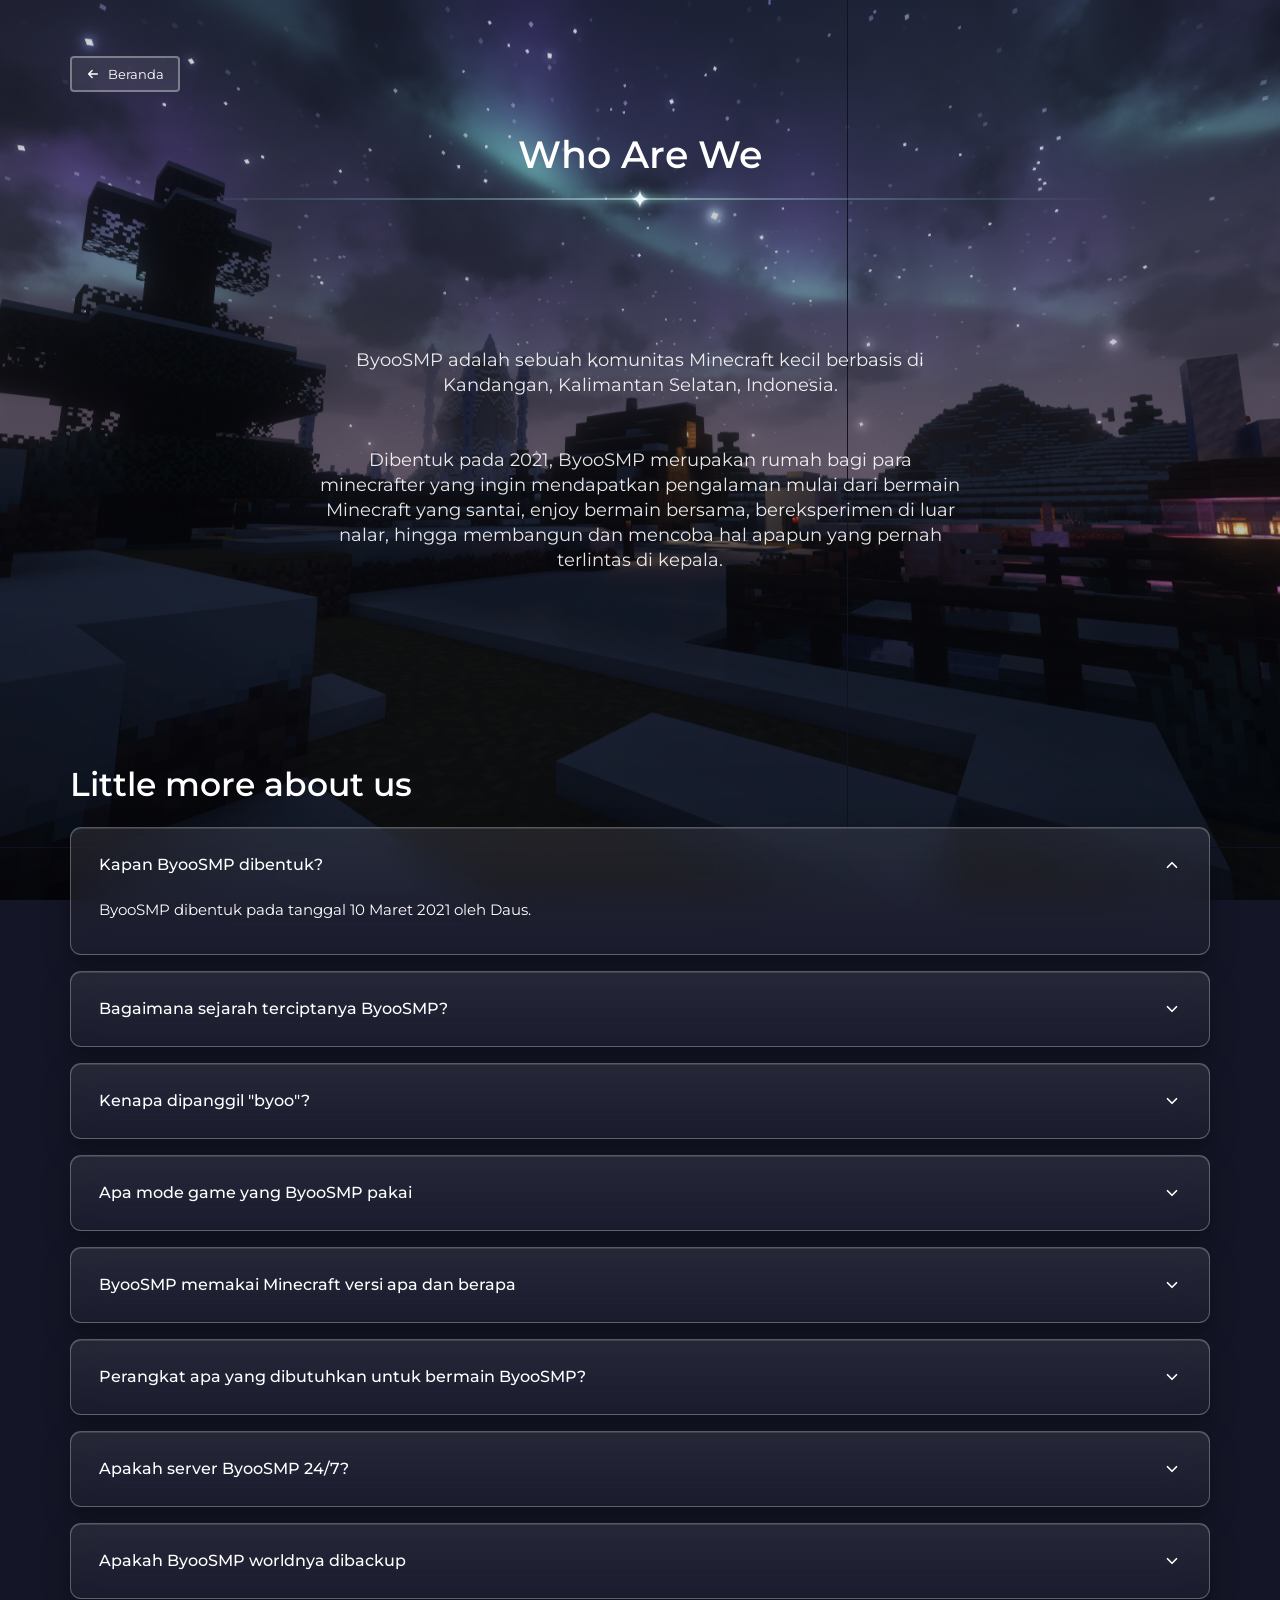
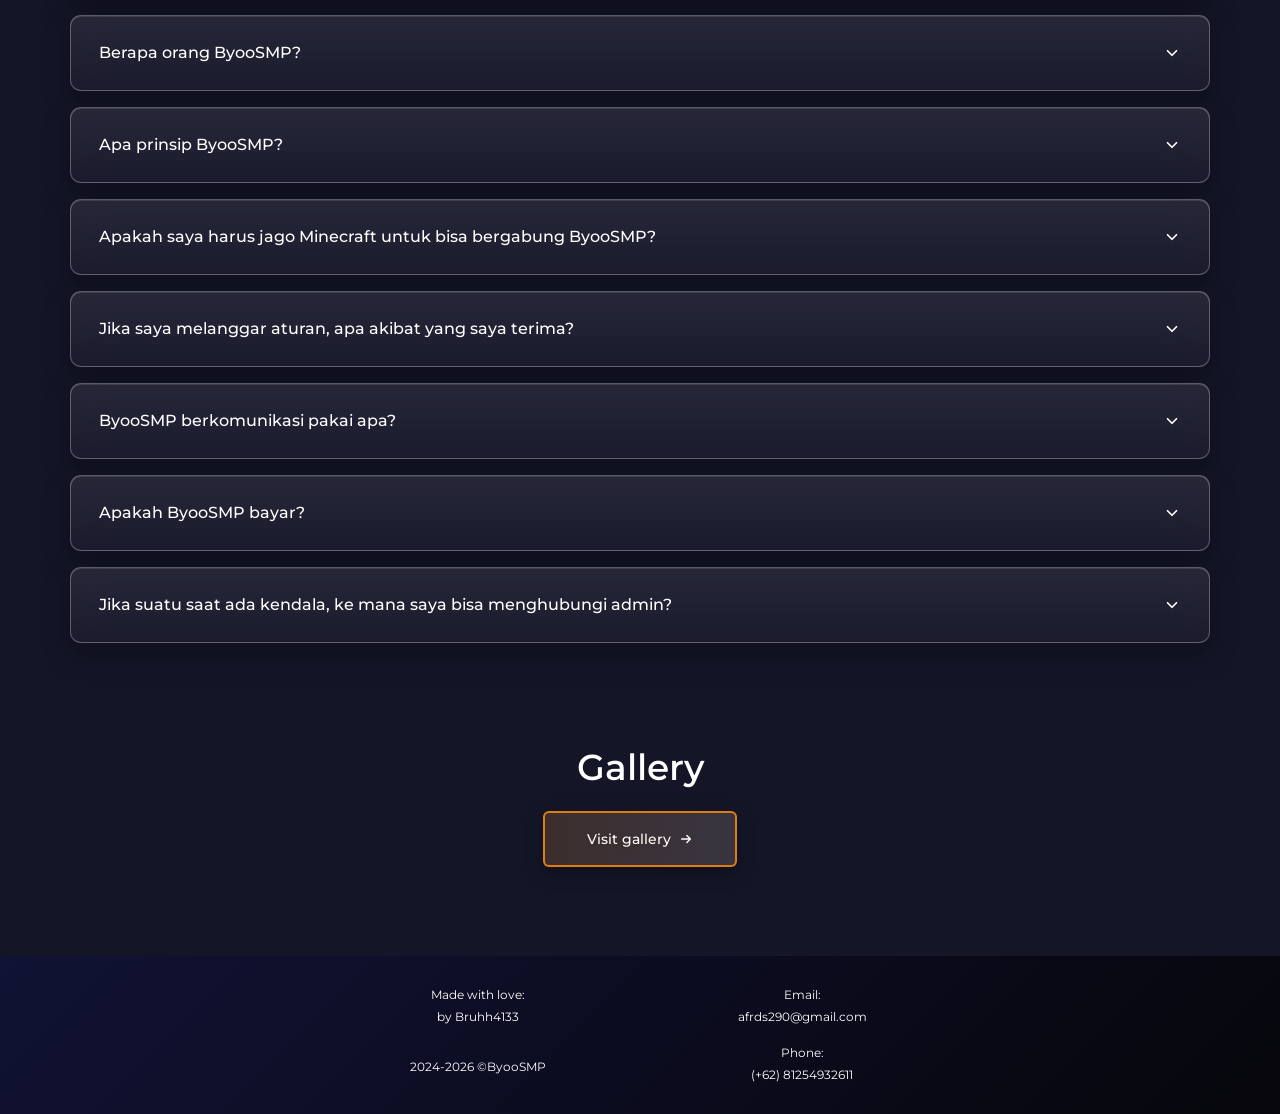
<file: about-us.html>
<!DOCTYPE html>
<html lang="id">

<head>
    <meta charset="UTF-8">
    <meta name="viewport" content="width=device-width, initial-scale=1.0">
    <title>ByooSMP - About Us</title>

    <link rel="preconnect" href="https://fonts.googleapis.com">
    <link rel="preconnect" href="https://fonts.gstatic.com" crossorigin>
    <link
        href="https://fonts.googleapis.com/css2?family=Montserrat:ital,wght@0,100..900;1,100..900&family=Source+Sans+3:ital,wght@0,200..900;1,200..900&display=swap"
        rel="stylesheet">

    <link href="https://cdn.jsdelivr.net/npm/bootstrap@5.3.3/dist/css/bootstrap.min.css" rel="stylesheet"
        integrity="sha384-QWTKZyjpPEjISv5WaRU9OFeRpok6YctnYmDr5pNlyT2bRjXh0JMhjY6hW+ALEwIH" crossorigin="anonymous">
    <link rel="stylesheet" href="assets/css/umum.css">
    <link rel="stylesheet" href="assets/css/about-us.css">
</head>

<body>
    <div class="about-page">
        <main class="about-main">
            <!-- Tombol kembali -->
            <a href="index.html" class="tombol-kembali">
                <svg viewBox="0 0 16 16" fill="none" stroke="currentColor" stroke-width="1.6" stroke-linecap="round" stroke-linejoin="round" aria-hidden="true">
                    <path d="M13 8H3M7 4L3 8l4 4" />
                </svg>
                Beranda
            </a>

            <!-- Pengenalan -->
            <section class="pengenalan" aria-labelledby="pengenalan-judul">
                <h1 id="pengenalan-judul" class="pengenalan-judul">Who Are We</h1>
                <div class="divider-bintang" aria-hidden="true">
                    <svg class="divider-bintang-kilau" viewBox="0 0 24 24" focusable="false">
                        <path d="M12 0C12.7 7.6 16.4 11.3 24 12C16.4 12.7 12.7 16.4 12 24C11.3 16.4 7.6 12.7 0 12C7.6 11.3 11.3 7.6 12 0Z" />
                    </svg>
                </div>
                <p class="pengenalan-teks">
                    ByooSMP adalah sebuah komunitas Minecraft kecil berbasis di Kandangan, Kalimantan Selatan, Indonesia.
                    <br><br><br>Dibentuk pada 2021, ByooSMP merupakan rumah bagi para minecrafter yang ingin mendapatkan pengalaman mulai dari bermain Minecraft yang santai, enjoy bermain bersama, bereksperimen di luar nalar, hingga membangun dan mencoba hal apapun yang pernah terlintas di kepala.
                </p>
            </section>

            <!-- Little more about us -->
            <section class="lebih-lanjut" aria-labelledby="lebih-lanjut-judul">
                <h2 id="lebih-lanjut-judul" class="lebih-lanjut-judul">Little more about us</h2>

                <div class="info-accordion">
                    <div class="info-item terbuka">
                        <h3 class="info-item-judul">
                            <button type="button" class="info-tombol" id="info-tombol-1" aria-expanded="true" aria-controls="info-panel-1">
                                <span>Kapan ByooSMP dibentuk?</span>
                                <svg class="info-chevron" viewBox="0 0 16 16" fill="none" stroke="currentColor" stroke-width="1.5" stroke-linecap="round" stroke-linejoin="round" aria-hidden="true">
                                    <path d="M4 6l4 4 4-4" />
                                </svg>
                            </button>
                        </h3>
                        <div class="info-panel" id="info-panel-1" role="region" aria-labelledby="info-tombol-1">
                            <div class="info-panel-isi">
                                <p>ByooSMP dibentuk pada tanggal 10 Maret 2021 oleh Daus.</p>
                            </div>
                        </div>
                    </div>

                    <div class="info-item">
                        <h3 class="info-item-judul">
                            <button type="button" class="info-tombol" id="info-tombol-2" aria-expanded="false" aria-controls="info-panel-2">
                                <span>Bagaimana sejarah terciptanya ByooSMP?</span>
                                <svg class="info-chevron" viewBox="0 0 16 16" fill="none" stroke="currentColor" stroke-width="1.5" stroke-linecap="round" stroke-linejoin="round" aria-hidden="true">
                                    <path d="M4 6l4 4 4-4" />
                                </svg>
                            </button>
                        </h3>
                        <div class="info-panel" id="info-panel-2" role="region" aria-labelledby="info-tombol-2">
                            <div class="info-panel-isi">
                                <p>Pada bulan Desember 2020, Daus mempunyai ide untuk mencoba permainan Minecraft dari bermain sendiri (single player) menjadi bermain bersama teman (multiplayer) dikarenakan merasa bosan. Pada saat mencari tahu dan melakukan pengetesan menjalankan server sendiri, Daus menemukan provider server gratis bernama Aternos. Dia pun mengajak temannya bernama Arya untuk bermain bersama di server tersebut.
                                    <br><br>Selang beberapa bulan pada Maret 2021, beberapa teman-teman Daus seperti Fathur, Nazhir, Rafa, dan lain-lain ingin ikut join. Dikarenakan bertambahnya pemain yang dalam jangka panjang akan mengakibatkan komunikasi dalam game menjadi kacau, dan dapat membuat hal-hal penting terlewat, mengenai hal tersebut maka Daus mempertimbangkan untuk membuat grup WhatsApp bernama ByooSMP sebagai sarana untuk menyampaikan informasi mengenai perihal game dan koordinasi di Minecraft.
                                    <br><br> Pada saat itulah ByooSMP berkembang menjadi sebuah komunitas kecil Minecraft di sebuah kota kecil bernama Kandangan. Seiring berjalannya waktu, ByooSMP bukan hanya sebagai grup WhatsApp lagi, melainkan sudah berupa sebuah identitas kebanggaan kami</p>
                            </div>
                        </div>
                    </div>

                    <div class="info-item">
                        <h3 class="info-item-judul">
                            <button type="button" class="info-tombol" id="info-tombol-3" aria-expanded="false" aria-controls="info-panel-3">
                                <span>Kenapa dipanggil "byoo"?</span>
                                <svg class="info-chevron" viewBox="0 0 16 16" fill="none" stroke="currentColor" stroke-width="1.5" stroke-linecap="round" stroke-linejoin="round" aria-hidden="true">
                                    <path d="M4 6l4 4 4-4" />
                                </svg>
                            </button>
                        </h3>
                        <div class="info-panel" id="info-panel-3" role="region" aria-labelledby="info-tombol-3">
                            <div class="info-panel-isi">
                                <p>Sepanjang tahun 2020, Daus dan Arya memiliki kebiasaan menyebut sapaan "bro" yang dipelesetkan menjadi "byo". Alasan pengucapan tersebut karena malas menyebut huruf "r". Pengucapan tersebut berawal dari iseng dan lucu-lucuan hingga menjadi kebiasaan, sehingga setiap bertemu sering mengatakan "byoo" baik di real-life maupun di dalam game.
                                    <br><br>Penggunaan kata byoo sangat sering digunakan oleh mereka, sehingga pada Maret 2021 terlintas sebuah ide untuk menamai komunitas Minecraft bernama ByooSMP, yang merupakan kepanjangan dari Byoo Survival Multi Player.</p>
                            </div>
                        </div>
                    </div>

                    <div class="info-item">
                        <h3 class="info-item-judul">
                            <button type="button" class="info-tombol" id="info-tombol-4" aria-expanded="false" aria-controls="info-panel-4">
                                <span>Apa mode game yang ByooSMP pakai</span>
                                <svg class="info-chevron" viewBox="0 0 16 16" fill="none" stroke="currentColor" stroke-width="1.5" stroke-linecap="round" stroke-linejoin="round" aria-hidden="true">
                                    <path d="M4 6l4 4 4-4" />
                                </svg>
                            </button>
                        </h3>
                        <div class="info-panel" id="info-panel-4" role="region" aria-labelledby="info-tombol-4">
                            <div class="info-panel-isi">
                                <p>ByooSMP terbagi menjadi dua buah server yakni ByooSurvival dan ByooCreative.
                                    <br><br>ByooSurvival adalah server utama dan berfokus pada mode survival, dan merupakan server yang paling sering dimainkan oleh kami. Sedangkan ByooCreative adalah server yang diperuntukkan khusus untuk bersantai, mencoba dan mengetes ide baru, hingga menghancurkan world dengan leluasa.</p>
                            </div>
                        </div>
                    </div>

                    <div class="info-item">
                        <h3 class="info-item-judul">
                            <button type="button" class="info-tombol" id="info-tombol-5" aria-expanded="false" aria-controls="info-panel-5">
                                <span>ByooSMP memakai Minecraft versi apa dan berapa</span>
                                <svg class="info-chevron" viewBox="0 0 16 16" fill="none" stroke="currentColor" stroke-width="1.5" stroke-linecap="round" stroke-linejoin="round" aria-hidden="true">
                                    <path d="M4 6l4 4 4-4" />
                                </svg>
                            </button>
                        </h3>
                        <div class="info-panel" id="info-panel-5" role="region" aria-labelledby="info-tombol-5">
                            <div class="info-panel-isi">
                                <p>Untuk sekarang versi Minecraft memakai Minecraft Bedrock original (tanpa mod) dengan versi terbaru. Setiap ada update besar, server akan diperbarui mengikuti update besar dari Minecraft. Namun, di masa mendatang ByooSMP berencana untuk menggabungkan Minecraft Java + Bedrock agar bisa dimainkan di perangkat mana saja, di mana saja dan kapan saja, dan bisa melakukan modding dengan sesuka hati.</p>
                            </div>
                        </div>
                    </div>

                    <div class="info-item">
                        <h3 class="info-item-judul">
                            <button type="button" class="info-tombol" id="info-tombol-6" aria-expanded="false" aria-controls="info-panel-6">
                                <span>Perangkat apa yang dibutuhkan untuk bermain ByooSMP?</span>
                                <svg class="info-chevron" viewBox="0 0 16 16" fill="none" stroke="currentColor" stroke-width="1.5" stroke-linecap="round" stroke-linejoin="round" aria-hidden="true">
                                    <path d="M4 6l4 4 4-4" />
                                </svg>
                            </button>
                        </h3>
                        <div class="info-panel" id="info-panel-6" role="region" aria-labelledby="info-tombol-6">
                            <div class="info-panel-isi">
                                <p>ByooSMP tidak mewajibkan perangkat dengan spesifikasi apapun selagi Anda bisa bermain, masuk ke server, dan enjoy di server kami.</p>
                            </div>
                        </div>
                    </div>

                    <div class="info-item">
                        <h3 class="info-item-judul">
                            <button type="button" class="info-tombol" id="info-tombol-7" aria-expanded="false" aria-controls="info-panel-7">
                                <span>Apakah server ByooSMP 24/7?</span>
                                <svg class="info-chevron" viewBox="0 0 16 16" fill="none" stroke="currentColor" stroke-width="1.5" stroke-linecap="round" stroke-linejoin="round" aria-hidden="true">
                                    <path d="M4 6l4 4 4-4" />
                                </svg>
                            </button>
                        </h3>
                        <div class="info-panel" id="info-panel-7" role="region" aria-labelledby="info-tombol-7">
                            <div class="info-panel-isi">
                                <p>Ya, server ByooSMP aktif 24 jam 7 hari.
                                    <br><br>Terkadang ada restart server untuk menyegarkan performa server, atau ada dilakukan perbaikan. Namun hal itu sangat jarang, dilakukan pada tengah malam dan biasanya dikabari di grup. Pada mulanya ByooSMP memakai server yang tidak memungkinkan untuk aktif selama 24 jam. Namun, ByooSMP sudah berpindah ke penyedia server khusus yang bisa menjalankan server selama 24 jam, sehingga pemain bebas untuk bermain kapan saja.</p>
                            </div>
                        </div>
                    </div>

                    <div class="info-item">
                        <h3 class="info-item-judul">
                            <button type="button" class="info-tombol" id="info-tombol-8" aria-expanded="false" aria-controls="info-panel-8">
                                <span>Apakah ByooSMP worldnya dibackup</span>
                                <svg class="info-chevron" viewBox="0 0 16 16" fill="none" stroke="currentColor" stroke-width="1.5" stroke-linecap="round" stroke-linejoin="round" aria-hidden="true">
                                    <path d="M4 6l4 4 4-4" />
                                </svg>
                            </button>
                        </h3>
                        <div class="info-panel" id="info-panel-8" role="region" aria-labelledby="info-tombol-8">
                            <div class="info-panel-isi">
                                <p>Ya. World selalu dibackup sebulan sekali sehingga jika terjadi apa-apa, progres dan world yang sudah dibangun selama ini tidak akan hilang.</p>
                            </div>
                        </div>
                    </div>

                    <div class="info-item">
                        <h3 class="info-item-judul">
                            <button type="button" class="info-tombol" id="info-tombol-9" aria-expanded="false" aria-controls="info-panel-9">
                                <span>Berapa orang ByooSMP?</span>
                                <svg class="info-chevron" viewBox="0 0 16 16" fill="none" stroke="currentColor" stroke-width="1.5" stroke-linecap="round" stroke-linejoin="round" aria-hidden="true">
                                    <path d="M4 6l4 4 4-4" />
                                </svg>
                            </button>
                        </h3>
                        <div class="info-panel" id="info-panel-9" role="region" aria-labelledby="info-tombol-9">
                            <div class="info-panel-isi">
                                <p>Pada awalnya ByooSMP hanya terdiri dari 2 orang. Namun sekarang berjumlah 11 orang, dan akan mengalami peningkatan ke depannya karena yang berminat untuk bermain bisa bergabung.</p>
                            </div>
                        </div>
                    </div>

                    <div class="info-item">
                        <h3 class="info-item-judul">
                            <button type="button" class="info-tombol" id="info-tombol-10" aria-expanded="false" aria-controls="info-panel-10">
                                <span>Apa prinsip ByooSMP?</span>
                                <svg class="info-chevron" viewBox="0 0 16 16" fill="none" stroke="currentColor" stroke-width="1.5" stroke-linecap="round" stroke-linejoin="round" aria-hidden="true">
                                    <path d="M4 6l4 4 4-4" />
                                </svg>
                            </button>
                        </h3>
                        <div class="info-panel" id="info-panel-10" role="region" aria-labelledby="info-tombol-10">
                            <div class="info-panel-isi">
                                <p>ByooSMP memiliki prinsip yang di mana setiap pemain bebas melakukan apapun yang dia suka, asalkan tidak merugikan pemain lain dan tidak menghancurkan server.
                                    <br><br>Aturan yang dianut ByooSMP tergolong ringan, fleksibel, dan tidak kaku sehingga ByooSMP berfokus pada gaya permainan yang sangat santai dan tidak memaksa. ByooSMP tidak mewajibkan dan bahkan tidak menyarankan untuk melakukan grinding, dan sebaiknya game dinikmati dengan slow dan santai.
                                    <br><br>Entah itu membangun, mengeksplor, balapan kuda liar, membuat musik, dan lain-lain, itu semua bebas terserah pada pemain. Tidak ada peringkat, tidak ada pemisah, dan tidak ada yang terbaik di dalam server, karena setiap orang memiliki peran dan kelebihannya sendiri sehingga setiap individu secara tidak langsung ikut turut berkontribusi terhadap dunia dan sejarah ByooSMP.</p>
                            </div>
                        </div>
                    </div>

                    <div class="info-item">
                        <h3 class="info-item-judul">
                            <button type="button" class="info-tombol" id="info-tombol-11" aria-expanded="false" aria-controls="info-panel-11">
                                <span>Apakah saya harus jago Minecraft untuk bisa bergabung ByooSMP?</span>
                                <svg class="info-chevron" viewBox="0 0 16 16" fill="none" stroke="currentColor" stroke-width="1.5" stroke-linecap="round" stroke-linejoin="round" aria-hidden="true">
                                    <path d="M4 6l4 4 4-4" />
                                </svg>
                            </button>
                        </h3>
                        <div class="info-panel" id="info-panel-11" role="region" aria-labelledby="info-tombol-11">
                            <div class="info-panel-isi">
                                <p>Anda tidak harus jago Minecraft dikarenakan ByooSMP bersifat santai dan bebas. Mau Anda baru memulai bermain atau sudah pernah bermain belasan tahun, ByooSMP terbuka untuk minecrafter siapa saja.</p>
                            </div>
                        </div>
                    </div>

                    <div class="info-item">
                        <h3 class="info-item-judul">
                            <button type="button" class="info-tombol" id="info-tombol-12" aria-expanded="false" aria-controls="info-panel-12">
                                <span>Jika saya melanggar aturan, apa akibat yang saya terima?</span>
                                <svg class="info-chevron" viewBox="0 0 16 16" fill="none" stroke="currentColor" stroke-width="1.5" stroke-linecap="round" stroke-linejoin="round" aria-hidden="true">
                                    <path d="M4 6l4 4 4-4" />
                                </svg>
                            </button>
                        </h3>
                        <div class="info-panel" id="info-panel-12" role="region" aria-labelledby="info-tombol-12">
                            <div class="info-panel-isi">
                                <p>ByooSMP memiliki peraturan ringan dan fleksibel, salah satunya seperti mengutamakan kebebasan pemain, menghormati pemain lain, dan menjaga agar server tetap lancar.
                                    <br><br>Berkata kasar diperbolehkan dengan syarat sewajarnya, tidak terlalu berlebihan, dan yang Anda katai merupakan orang dekat Anda.
                                    <br><br>Jika Anda tidak menghormati pemain lain seperti membakar rumah/bangunan pemain lain dengan sengaja, membunuh hewan peliharaan pemain lain, melakukan hal curang seperti penggunaan x-ray, atau mengacak-acak server, maka akan mendapatkan teguran dari admin. Jika melakukan hal yang sama berulang kali, atau didapatkan berpotensi merusak / menghancurkan server, maka pemain akan langsung kena ban permanen.</p>
                            </div>
                        </div>
                    </div>

                    <div class="info-item">
                        <h3 class="info-item-judul">
                            <button type="button" class="info-tombol" id="info-tombol-13" aria-expanded="false" aria-controls="info-panel-13">
                                <span>ByooSMP berkomunikasi pakai apa?</span>
                                <svg class="info-chevron" viewBox="0 0 16 16" fill="none" stroke="currentColor" stroke-width="1.5" stroke-linecap="round" stroke-linejoin="round" aria-hidden="true">
                                    <path d="M4 6l4 4 4-4" />
                                </svg>
                            </button>
                        </h3>
                        <div class="info-panel" id="info-panel-13" role="region" aria-labelledby="info-tombol-13">
                            <div class="info-panel-isi">
                                <p>Untuk seputaran info dan koordinasi lewat grup WhatsApp. Untuk percakapan selama di dalam game bisa melalui in-game chat, atau lewat Discord.</p>
                            </div>
                        </div>
                    </div>

                    <div class="info-item">
                        <h3 class="info-item-judul">
                            <button type="button" class="info-tombol" id="info-tombol-14" aria-expanded="false" aria-controls="info-panel-14">
                                <span>Apakah ByooSMP bayar?</span>
                                <svg class="info-chevron" viewBox="0 0 16 16" fill="none" stroke="currentColor" stroke-width="1.5" stroke-linecap="round" stroke-linejoin="round" aria-hidden="true">
                                    <path d="M4 6l4 4 4-4" />
                                </svg>
                            </button>
                        </h3>
                        <div class="info-panel" id="info-panel-14" role="region" aria-labelledby="info-tombol-14">
                            <div class="info-panel-isi">
                                <p>Dari awal membuat ini saya tidak ada niatan untuk memonetisasi (mendapatkan keuntungan) dari komunitas dan server ByooSMP. Komunitas ini dibuat murni karena hobi dan keinginan saya untuk bermain bersama. Namun, jika ingin menyumbang dengan sukarela sebagai terima kasih, sangat dipersilakan dengan menghubungi Daus lewat kontak yang tertera.</p>
                            </div>
                        </div>
                    </div>

                    <div class="info-item">
                        <h3 class="info-item-judul">
                            <button type="button" class="info-tombol" id="info-tombol-15" aria-expanded="false" aria-controls="info-panel-15">
                                <span>Jika suatu saat ada kendala, ke mana saya bisa menghubungi admin?</span>
                                <svg class="info-chevron" viewBox="0 0 16 16" fill="none" stroke="currentColor" stroke-width="1.5" stroke-linecap="round" stroke-linejoin="round" aria-hidden="true">
                                    <path d="M4 6l4 4 4-4" />
                                </svg>
                            </button>
                        </h3>
                        <div class="info-panel" id="info-panel-15" role="region" aria-labelledby="info-tombol-15">
                            <div class="info-panel-isi">
                                <p>Anda bisa menghubungi admin lewat kontak yang tertera di paling bawah halaman website ini.</p>
                            </div>
                        </div>
                    </div>
                </div>
            </section>

            <!-- Gallery -->
            <section class="gallery" aria-labelledby="gallery-judul">
                <h2 id="gallery-judul" class="gallery-judul">Gallery</h2>
                <!-- TODO: ganti tombol nonaktif ini menjadi <a href="gallery.html" class="tombol-gallery"> setelah halaman gallery.html dibuat -->
                <button type="button" class="tombol-gallery" disabled>
                    Visit gallery
                    <svg viewBox="0 0 16 16" fill="none" stroke="currentColor" stroke-width="1.6" stroke-linecap="round" stroke-linejoin="round" aria-hidden="true">
                        <path d="M3 8h10M9 4l4 4-4 4" />
                    </svg>
                </button>
            </section>
        </main>

        <!-- Footer -->
        <footer id="footer" class="footer footer-transparan">
            <div class="footer-isi">
                <div class="footer-kelompok">
                    <p class="footer-signature">Made with love:<br>by Bruhh4133</p>
                    <p class="footer-copyright">2024-<span id="year"></span>&nbsp;©ByooSMP</p>
                </div>
                <div class="footer-kelompok">
                    <p class="footer-email">Email:<br>afrds290@gmail.com</p>
                    <p class="footer-phone">Phone:<br><a href="https://api.whatsapp.com/send/?phone=6281254932611&text&type=phone_number&app_absent=0" target="_blank" rel="noopener">(+62) 81254932611</a></p>
                </div>
            </div>
        </footer>
    </div>

    <!--Script JS -->
    <script src="assets/js/umum.js"></script>
    <script src="assets/js/about-us.js"></script>
</body>

</html>
</file>
<file: assets/css/umum.css>
/* Aturan bersama: Beranda dan About Us */
* {
    font-family: Montserrat;
    scroll-behavior: smooth;
    padding: 0;
    margin: 0;
}



/* Footer */
.footer {
    background: linear-gradient(135deg, rgb(16, 18, 59), rgb(0, 0, 0));
    color: white;
    padding: 28px 24px;
    text-align: center;
}

/* Versi About Us: gradasi sama, sedikit transparan (tanpa blur/kaca) */
.footer.footer-transparan {
    background: linear-gradient(135deg, rgba(16, 18, 59, 0.7), rgba(0, 0, 0, 0.7));
}

.footer-isi {
    display: grid;
    grid-template-columns: repeat(2, minmax(0, 260px));
    justify-content: center;
    column-gap: 64px;
    row-gap: 20px;
}

.footer-kelompok {
    display: flex;
    flex-direction: column;
    gap: 14px;
}

.footer-signature, .footer-copyright, .footer-email, .footer-phone {
    margin: 0;
    font-size: 12px;
    line-height: 22px;
    overflow-wrap: anywhere;
}

.footer-copyright {
    margin-top: 14px;
}

.footer a {
    text-decoration: none;
    color: white;
}

.footer a:hover {
    color: rgba(255, 143, 15, 0.961);
    text-decoration: underline;
    transition: color 0.4s ease-in-out, text-decoration 0.4s ease-in;
}

.footer a:focus-visible {
    outline: 2px solid rgba(255, 143, 15, 0.961);
    outline-offset: 3px;
    border-radius: 2px;
}

/* Mobile: satu kolom, semua informasi rata kiri pada garis yang sama, lebih ringkas */
@media (max-width: 576px) {
    .footer {
        padding: 24px 20px;
        text-align: left;
    }

    .footer-isi {
        grid-template-columns: minmax(0, 1fr);
        justify-content: start;
        justify-items: start;
        row-gap: 10px;
    }

    .footer-kelompok {
        align-items: flex-start;
        gap: 10px;
    }

    .footer-signature, .footer-copyright, .footer-email, .footer-phone {
        font-size: 10px;
        line-height: 18px;
        text-align: left;
    }

    .footer-copyright {
        margin-top: 0;
    }
}
</file>
<file: assets/css/about-us.css>
/* Halaman About Us (about-us.html) */

.about-page {
    position: relative;
    display: flex;
    flex-direction: column;
    min-height: 100vh;
    color: white;
    background-color: #141526; /* fallback jika wallpaper gagal dimuat */
    overflow-x: hidden;
}

/* Wallpaper mengikuti ukuran layar (bukan tinggi dokumen); konten bergulir di depannya.
   Tinggi 100lvh agar skala tidak berubah saat bilah browser mobile muncul/hilang. */
.about-page::before,
.about-page::after {
    content: "";
    position: fixed;
    top: 0;
    left: 0;
    width: 100%;
    height: 100vh;
    height: 100lvh;
    z-index: 0;
    pointer-events: none;
}

.about-page::before {
    background-image: url("../../gambar/about-us-wallpaper.png");
    background-size: cover;
    background-position: center center;
    background-repeat: no-repeat;
}

/* Satu overlay gelap tipis untuk keterbacaan */
.about-page::after {
    background: linear-gradient(rgba(6, 8, 22, 0.18), rgba(6, 8, 22, 0.32));
}

/* Konten dan footer di atas layer wallpaper */
.about-main,
.about-page > .footer {
    position: relative;
    z-index: 1;
}

.about-main {
    flex: 1;
    width: 100%;
    max-width: 1188px;
    margin: 0 auto;
    padding: 56px 24px clamp(64px, 7vw, 96px);
}



/* Tombol kembali */
.tombol-kembali {
    display: inline-flex;
    align-items: center;
    gap: 8px;
    padding: 7px 14px;
    font-size: 13px;
    line-height: 18px;
    color: white;
    text-decoration: none;
    background: rgba(255, 255, 255, 0.08);
    border: 2px solid rgba(255, 255, 255, 0.35);
    border-radius: 4px;
    transition: background-color 0.3s ease, border-color 0.3s ease;
}

.tombol-kembali:hover {
    color: white;
    background: rgba(255, 255, 255, 0.16);
    border-color: rgba(255, 255, 255, 0.6);
}

.tombol-kembali:focus-visible,
.info-tombol:focus-visible,
.tombol-gallery:focus-visible {
    outline: 2px solid #ffc36b;
    outline-offset: 3px;
}

.tombol-kembali svg {
    width: 14px;
    height: 14px;
}



/* Pengenalan */
.pengenalan {
    text-align: center;
}

.pengenalan-judul {
    margin: clamp(28px, 4vw, 40px) 0 0;
    font-size: clamp(28px, 3vw, 38px);
    font-weight: 550;
}

/* Divider sinar bintang di bawah judul (dekoratif, statis) */
.divider-bintang {
    --divider-panjang: min(100%, 960px);
    --divider-warna-inti: rgba(240, 248, 255, 0.95);   /* putih keperakan */
    --divider-warna-aurora: rgba(150, 236, 228, 0.55); /* cyan lembut aurora */
    --divider-glow: 0.6;                               /* intensitas halo 0-1 */
    --divider-kilau: 18px;                             /* ukuran bintang pusat */

    position: relative;
    width: var(--divider-panjang);
    height: var(--divider-kilau);
    margin: 12px auto 0;
    pointer-events: none;
}

/* garis tipis, ujung memudar, tengah lebih terang */
.divider-bintang::before {
    content: "";
    position: absolute;
    top: 50%;
    left: 0;
    right: 0;
    height: 1px;
    transform: translateY(-50%);
    background: linear-gradient(90deg,
        transparent 0%,
        var(--divider-warna-aurora) 30%,
        var(--divider-warna-inti) 50%,
        var(--divider-warna-aurora) 70%,
        transparent 100%);
}

/* halo lembut di pusat + dua titik kilau kecil */
.divider-bintang::after {
    content: "";
    position: absolute;
    top: 50%;
    left: 50%;
    width: min(260px, 70%);
    height: calc(var(--divider-kilau) * 1.6);
    transform: translate(-50%, -50%);
    opacity: var(--divider-glow);
    background:
        radial-gradient(circle at calc(50% - 34px) 50%, var(--divider-warna-inti) 0 1px, transparent 1.6px),
        radial-gradient(circle at calc(50% + 46px) 50%, var(--divider-warna-aurora) 0 1px, transparent 1.6px),
        radial-gradient(ellipse at center, var(--divider-warna-aurora) 0%, rgba(150, 236, 228, 0.12) 35%, transparent 70%);
}

.divider-bintang-kilau {
    position: absolute;
    top: 50%;
    left: 50%;
    z-index: 1;
    width: var(--divider-kilau);
    height: var(--divider-kilau);
    transform: translate(-50%, -50%);
    fill: var(--divider-warna-inti);
    filter:
        drop-shadow(0 0 2px var(--divider-warna-inti))
        drop-shadow(0 0 6px var(--divider-warna-aurora));
}

.pengenalan-teks {
    max-width: 640px;
    margin: clamp(64px, 11vw, 168px) auto 0;
    font-size: 18px;
    line-height: 25px;
    color: rgba(255, 255, 255, 0.9);
}



/* Little more about us */
.lebih-lanjut {
    margin-top: clamp(96px, 15vw, 230px);
}

.lebih-lanjut-judul {
    margin: 0 0 22px;
    font-size: clamp(26px, 2.6vw, 36px);
    font-weight: 550;
}

.info-accordion {
    display: flex;
    flex-direction: column;
    gap: 16px;
}

/* Liquid glass: blur hanya pada latar di belakang panel */
.info-item {
    background-image: linear-gradient(rgba(255, 255, 255, 0.09), rgba(255, 255, 255, 0.04));
    background-color: rgba(14, 16, 30, 0.36);
    border: 1px solid rgba(255, 255, 255, 0.28);
    border-radius: 11px;
    box-shadow:
        0 0 0 1px transparent,
        0 10px 28px rgba(0, 0, 0, 0.28),
        inset 0 1px 0 rgba(255, 255, 255, 0.12);
    -webkit-backdrop-filter: blur(20px) saturate(140%);
    backdrop-filter: blur(20px) saturate(140%);
    transition: background-color 0.5s ease, border-color 0.5s ease, box-shadow 0.5s ease;
}

/* Hover mencakup satu panel utuh (judul + isi saat terbuka), hanya untuk mouse/trackpad
   agar tidak tertinggal setelah tap di layar sentuh.
   Border 2px = border 1px + cincin box-shadow 1px, jadi ukuran panel tidak berubah. */
@media (hover: hover) and (pointer: fine) {
    .info-item:hover {
        background-color: rgba(38, 31, 98, 0.49); /* tint ungu 20% di atas kaca gelap */
        border-color: rgba(73, 52, 195, 1);
        box-shadow:
            0 0 0 1px rgba(73, 52, 195, 1),
            0 10px 28px rgba(0, 0, 0, 0.28),
            inset 0 1px 0 rgba(255, 255, 255, 0.12);
    }
}

@supports not ((backdrop-filter: blur(1px)) or (-webkit-backdrop-filter: blur(1px))) {
    .info-item {
        background: rgba(18, 20, 36, 0.82);
    }
}

/* HP (portrait <=576px, atau perangkat sentuh utama termasuk landscape): tanpa blur sama sekali.
   Wallpaper fixed membuat blur dihitung ulang tiap frame saat scroll, jadi kesan kaca
   cukup dari tint transparan, gradasi putih tipis, border halus, dan highlight atas.
   Ditaruh setelah @supports agar tampilannya sama di semua browser. */
@media (max-width: 576px), (hover: none) and (pointer: coarse) {
    .info-item {
        background-image: linear-gradient(rgba(255, 255, 255, 0.1), rgba(255, 255, 255, 0.03));
        background-color: rgba(16, 18, 40, 0.58);
        -webkit-backdrop-filter: none;
        backdrop-filter: none;
        box-shadow: inset 0 1px 0 rgba(255, 255, 255, 0.14);
        transition: background-color 0.2s ease, border-color 0.2s ease, box-shadow 0.2s ease;
    }

    /* Pengganti hover di HP: panel yang terbuka disorot ungu satu panel utuh
       (warna sama dengan hover desktop), kembali normal saat ditutup. */
    .info-item.terbuka {
        background-color: rgba(33, 28, 87, 0.66); /* tint ungu 20% di atas kaca gelap mobile */
        border-color: rgba(73, 52, 195, 1);
        box-shadow:
            0 0 0 1px rgba(73, 52, 195, 1),
            inset 0 1px 0 rgba(255, 255, 255, 0.14);
    }

    /* hilangkan kotak sorot biru bawaan browser saat tap */
    .info-tombol {
        -webkit-tap-highlight-color: transparent;
    }
}

.info-item-judul {
    margin: 0;
    font-size: inherit;
}

.info-tombol {
    display: flex;
    align-items: center;
    justify-content: space-between;
    gap: 16px;
    width: 100%;
    padding: 26px 28px;
    font-size: 16px;
    line-height: 22px;
    font-weight: 500;
    color: white;
    text-align: left;
    background: none;
    border: 0;
    border-radius: 11px;
    cursor: pointer;
    transition: padding-bottom 0.3s ease;
}

.info-item.terbuka .info-tombol {
    padding-bottom: 16px;
}

.info-chevron {
    flex-shrink: 0;
    width: 18px;
    height: 18px;
    transition: transform 0.3s ease;
}

.info-tombol[aria-expanded="true"] .info-chevron {
    transform: rotate(180deg);
}

.info-panel {
    display: grid;
    grid-template-rows: 0fr;
    visibility: hidden;
    transition: grid-template-rows 0.3s ease, visibility 0.3s;
}

.info-item.terbuka .info-panel {
    grid-template-rows: 1fr;
    visibility: visible;
}

.info-panel-isi {
    min-height: 0;
    overflow: hidden;
}

.info-panel-isi p {
    margin: 0;
    padding: 0 28px 26px;
    font-size: 15px;
    line-height: 36px;
    color: white;
}



/* Gallery */
.gallery {
    margin-top: clamp(72px, 8vw, 120px);
    text-align: center;
}

.gallery-judul {
    margin: 0 0 22px;
    font-size: clamp(28px, 2.8vw, 38px);
    font-weight: 550;
}

.tombol-gallery {
    display: inline-flex;
    align-items: center;
    gap: 8px;
    padding: 15px 42px;
    font-size: 14px;
    line-height: 22px;
    font-weight: 500;
    color: white;
    text-shadow: 0 1px 2px rgba(80, 36, 0, 0.35);
    background-color: transparent;
    background-image: linear-gradient(90deg, rgba(226, 150, 74, 0.2), rgba(199, 183, 171, 0.2));
    border: 2px solid rgba(233, 132, 16, 0.944);
    border-radius: 6px;
    box-shadow: 0 6px 18px rgba(0, 0, 0, 0.25);
    transition: background-color 0.22s ease, border-color 0.22s ease, color 0.22s ease,
        text-shadow 0.22s ease, box-shadow 0.22s ease;
}

/* Placeholder nonaktif: tetap jelas, bukan pudar */
.tombol-gallery:disabled {
    opacity: 1;
    cursor: default;
}

/* Hover hanya untuk pointer (mouse/trackpad) agar tidak tersangkut setelah sentuhan.
   Hanya fill, warna border, warna teks, dan bayangan yang berubah; ukuran tetap. */
@media (hover: hover) and (pointer: fine) {
    .tombol-gallery:hover {
        background-color: rgba(245, 160, 58, 0.95);
        border-color: rgba(255, 184, 92, 1);
        color: #3a1c04;
        text-shadow: none;
        box-shadow: 0 6px 18px rgba(0, 0, 0, 0.25), 0 0 18px rgba(255, 150, 40, 0.45);
    }
}

.tombol-gallery:not(:disabled):focus-visible {
    background-color: rgba(245, 160, 58, 0.95);
    border-color: rgba(255, 184, 92, 1);
    color: #3a1c04;
    text-shadow: none;
}

.tombol-gallery svg {
    width: 14px;
    height: 14px;
}



/* Mobile */
@media (max-width: 576px) {
    .about-main {
        padding: 32px 40px 64px;
    }

    .pengenalan-teks {
        font-size: 15px;
        line-height: 24px;
    }

    .info-tombol {
        padding: 20px 20px;
        font-size: 15px;
    }

    .info-item.terbuka .info-tombol {
        padding-bottom: 12px;
    }

    .info-panel-isi p {
        padding: 0 20px 20px;
        font-size: 14px;
        line-height: 21px;
    }
}

@media (prefers-reduced-motion: reduce) {
    .tombol-kembali,
    .info-item,
    .info-tombol,
    .info-chevron,
    .info-panel,
    .tombol-gallery {
        transition: none;
    }
}
</file>
